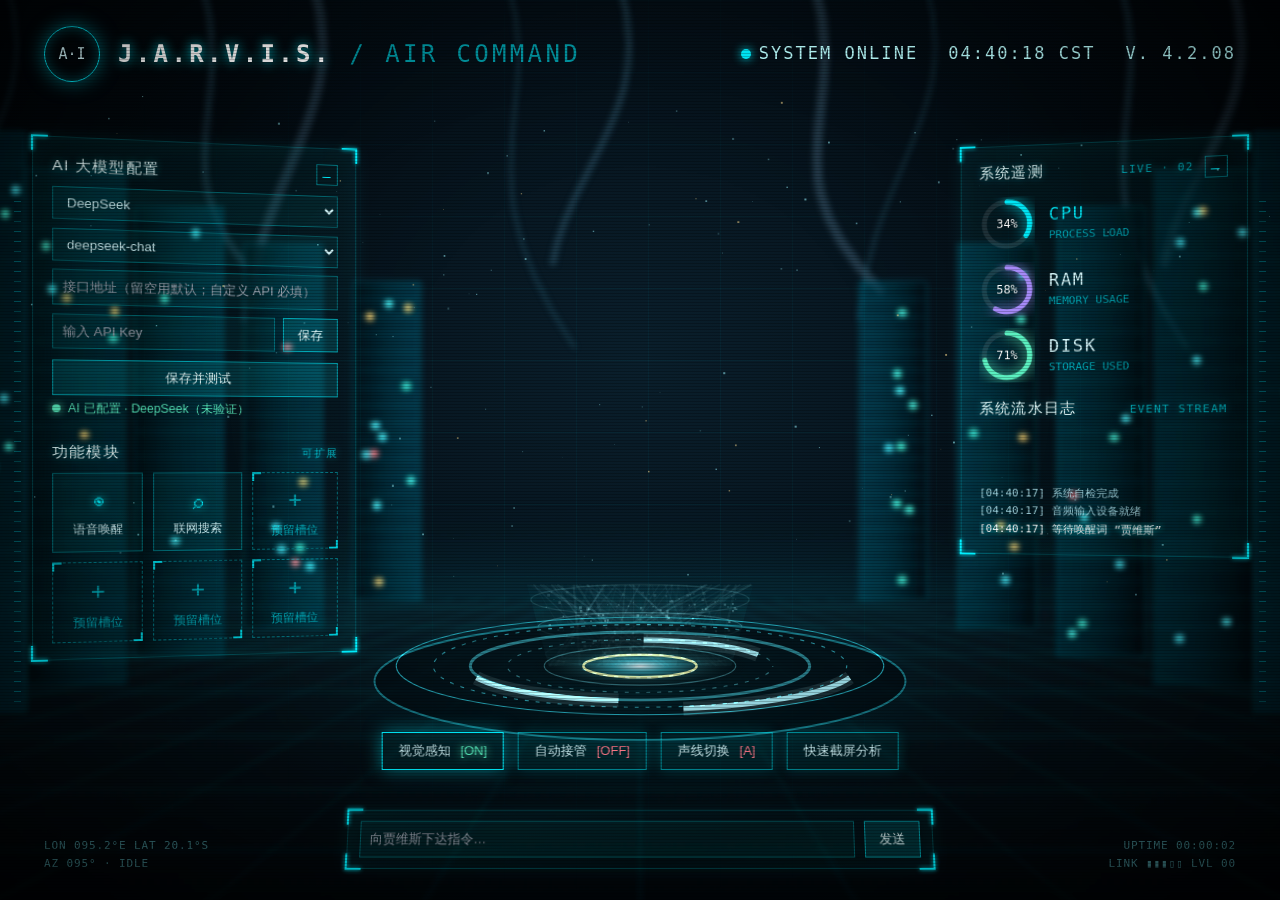
<file: web_fullscreen_ui/index.html>
<!DOCTYPE html>
<html lang="zh-CN">
<head>
<meta charset="UTF-8">
<meta name="viewport" content="width=device-width, initial-scale=1">
<title>J.A.R.V.I.S / AIR COMMAND</title>
<script>window.__JARVIS_ERRORS__=window.__JARVIS_ERRORS__||[];addEventListener("error",function(e){window.__JARVIS_ERRORS__.push(String((e&&e.message)||"error"));});addEventListener("unhandledrejection",function(e){window.__JARVIS_ERRORS__.push(String((e&&e.reason&&e.reason.message)||(e&&e.reason)||"rejection"));});</script>
<style id="tw-preflight">
/*
1. Prevent padding and border from affecting element width. (https://github.com/mozdevs/cssremedy/issues/4)
2. Allow adding a border to an element by just adding a border-width. (https://github.com/tailwindcss/tailwindcss/pull/116)
*/

*,
::before,
::after {
  box-sizing: border-box; /* 1 */
  border-width: 0; /* 2 */
  border-style: solid; /* 2 */
  border-color: currentColor; /* 2 */
}

::before,
::after {
  --tw-content: '';
}

/*
1. Use a consistent sensible line-height in all browsers.
2. Prevent adjustments of font size after orientation changes in iOS.
3. Use a more readable tab size.
4. Use the user's configured `sans` font-family by default.
5. Use the user's configured `sans` font-feature-settings by default.
6. Use the user's configured `sans` font-variation-settings by default.
7. Disable tap highlights on iOS
*/

html,
:host {
  line-height: 1.5; /* 1 */
  -webkit-text-size-adjust: 100%; /* 2 */
  -moz-tab-size: 4; /* 3 */
  tab-size: 4; /* 3 */
  font-family: ui-sans-serif, system-ui, sans-serif, "Apple Color Emoji", "Segoe UI Emoji", "Segoe UI Symbol", "Noto Color Emoji"; /* 4 */
  font-feature-settings: normal; /* 5 */
  font-variation-settings: normal; /* 6 */
  -webkit-tap-highlight-color: transparent; /* 7 */
}

/*
1. Remove the margin in all browsers.
2. Inherit line-height from `html` so users can set them as a class directly on the `html` element.
*/

body {
  margin: 0; /* 1 */
  line-height: inherit; /* 2 */
}

/*
1. Add the correct height in Firefox.
2. Correct the inheritance of border color in Firefox. (https://bugzilla.mozilla.org/show_bug.cgi?id=190655)
3. Ensure horizontal rules are visible by default.
*/

hr {
  height: 0; /* 1 */
  color: inherit; /* 2 */
  border-top-width: 1px; /* 3 */
}

/*
Add the correct text decoration in Chrome, Edge, and Safari.
*/

abbr:where([title]) {
  text-decoration: underline dotted;
}

/*
Remove the default font size and weight for headings.
*/

h1,
h2,
h3,
h4,
h5,
h6 {
  font-size: inherit;
  font-weight: inherit;
}

/*
Reset links to optimize for opt-in styling instead of opt-out.
*/

a {
  color: inherit;
  text-decoration: inherit;
}

/*
Add the correct font weight in Edge and Safari.
*/

b,
strong {
  font-weight: bolder;
}

/*
1. Use the user's configured `mono` font-family by default.
2. Use the user's configured `mono` font-feature-settings by default.
3. Use the user's configured `mono` font-variation-settings by default.
4. Correct the odd `em` font sizing in all browsers.
*/

code,
kbd,
samp,
pre {
  font-family: ui-monospace, SFMono-Regular, Menlo, Monaco, Consolas, "Liberation Mono", "Courier New", monospace; /* 1 */
  font-feature-settings: normal; /* 2 */
  font-variation-settings: normal; /* 3 */
  font-size: 1em; /* 4 */
}

/*
Add the correct font size in all browsers.
*/

small {
  font-size: 80%;
}

/*
Prevent `sub` and `sup` elements from affecting the line height in all browsers.
*/

sub,
sup {
  font-size: 75%;
  line-height: 0;
  position: relative;
  vertical-align: baseline;
}

sub {
  bottom: -0.25em;
}

sup {
  top: -0.5em;
}

/*
1. Remove text indentation from table contents in Chrome and Safari. (https://bugs.chromium.org/p/chromium/issues/detail?id=999088, https://bugs.webkit.org/show_bug.cgi?id=201297)
2. Correct table border color inheritance in all Chrome and Safari. (https://bugs.chromium.org/p/chromium/issues/detail?id=935729, https://bugs.webkit.org/show_bug.cgi?id=195016)
3. Remove gaps between table borders by default.
*/

table {
  text-indent: 0; /* 1 */
  border-color: inherit; /* 2 */
  border-collapse: collapse; /* 3 */
}

/*
1. Change the font styles in all browsers.
2. Remove the margin in Firefox and Safari.
3. Remove default padding in all browsers.
*/

button,
input,
optgroup,
select,
textarea {
  font-family: inherit; /* 1 */
  font-feature-settings: inherit; /* 1 */
  font-variation-settings: inherit; /* 1 */
  font-size: 100%; /* 1 */
  font-weight: inherit; /* 1 */
  line-height: inherit; /* 1 */
  letter-spacing: inherit; /* 1 */
  color: inherit; /* 1 */
  margin: 0; /* 2 */
  padding: 0; /* 3 */
}

/*
Remove the inheritance of text transform in Edge and Firefox.
*/

button,
select {
  text-transform: none;
}

/*
1. Correct the inability to style clickable types in iOS and Safari.
2. Remove default button styles.
*/

button,
input:where([type='button']),
input:where([type='reset']),
input:where([type='submit']) {
  -webkit-appearance: button; /* 1 */
  background-color: transparent; /* 2 */
  background-image: none; /* 2 */
}

/*
Use the modern Firefox focus style for all focusable elements.
*/

:-moz-focusring {
  outline: auto;
}

/*
Remove the additional `:invalid` styles in Firefox. (https://github.com/mozilla/gecko-dev/blob/2f9eacd9d3d995c937b4251a5557d95d494c9be1/layout/style/res/forms.css#L728-L737)
*/

:-moz-ui-invalid {
  box-shadow: none;
}

/*
Add the correct vertical alignment in Chrome and Firefox.
*/

progress {
  vertical-align: baseline;
}

/*
Correct the cursor style of increment and decrement buttons in Safari.
*/

::-webkit-inner-spin-button,
::-webkit-outer-spin-button {
  height: auto;
}

/*
1. Correct the odd appearance in Chrome and Safari.
2. Correct the outline style in Safari.
*/

[type='search'] {
  -webkit-appearance: textfield; /* 1 */
  outline-offset: -2px; /* 2 */
}

/*
Remove the inner padding in Chrome and Safari on macOS.
*/

::-webkit-search-decoration {
  -webkit-appearance: none;
}

/*
1. Correct the inability to style clickable types in iOS and Safari.
2. Change font properties to `inherit` in Safari.
*/

::-webkit-file-upload-button {
  -webkit-appearance: button; /* 1 */
  font: inherit; /* 2 */
}

/*
Add the correct display in Chrome and Safari.
*/

summary {
  display: list-item;
}

/*
Removes the default spacing and border for appropriate elements.
*/

blockquote,
dl,
dd,
h1,
h2,
h3,
h4,
h5,
h6,
hr,
figure,
p,
pre {
  margin: 0;
}

fieldset {
  margin: 0;
  padding: 0;
}

legend {
  padding: 0;
}

ol,
ul,
menu {
  list-style: none;
  margin: 0;
  padding: 0;
}

/*
Reset default styling for dialogs.
*/
dialog {
  padding: 0;
}

/*
Prevent resizing textareas horizontally by default.
*/

textarea {
  resize: vertical;
}

/*
1. Reset the default placeholder opacity in Firefox. (https://github.com/tailwindlabs/tailwindcss/issues/3300)
2. Set the default placeholder color to the user's configured gray 400 color.
*/

input::placeholder,
textarea::placeholder {
  opacity: 1; /* 1 */
  color: #9ca3af; /* 2 */
}

/*
Set the default cursor for buttons.
*/

button,
[role="button"] {
  cursor: pointer;
}

/*
Make sure disabled buttons don't get the pointer cursor.
*/
:disabled {
  cursor: default;
}

/*
1. Make replaced elements `display: block` by default. (https://github.com/mozdevs/cssremedy/issues/14)
2. Add `vertical-align: middle` to align replaced elements more sensibly by default. (https://github.com/jensimmons/cssremedy/issues/14#issuecomment-634934210)
   This can trigger a poorly considered lint error in some tools but is included by design.
*/

img,
svg,
video,
canvas,
audio,
iframe,
embed,
object {
  display: block; /* 1 */
  vertical-align: middle; /* 2 */
}

/*
Constrain images and videos to the parent width and preserve their intrinsic aspect ratio. (https://github.com/mozdevs/cssremedy/issues/14)
*/

img,
video {
  max-width: 100%;
  height: auto;
}

/* Make elements with the HTML hidden attribute stay hidden by default */
[hidden]:where(:not([hidden="until-found"])) {
  display: none;
}

</style>
<style>
:root{--c:0,240,255;--cy:#00f0ff;--vi:#a78bfa;--gr:#5af0c0;--tx:#d8fbff}
html,body{height:100%;margin:0;overflow:hidden;background:#04090f;color:var(--tx);font-family:"Noto Sans SC","PingFang SC","Microsoft YaHei",sans-serif}
body{background:radial-gradient(ellipse at 50% 40%,#0a1f2c 0%,#050f17 55%,#02070c 100%)}
#bg{position:fixed;inset:0;width:100%;height:100%;z-index:0;filter:blur(2.5px) brightness(1.1) saturate(1.1);transform:scale(1.04);will-change:transform}
#fx{position:fixed;inset:0;z-index:0}
#stage{position:fixed;inset:0;z-index:2;perspective:1600px;transform-style:preserve-3d;pointer-events:none}
#rig{position:absolute;inset:0;transform-style:preserve-3d;will-change:transform}
#rig>*{pointer-events:auto}
.mono{font-family:"JetBrains Mono","SF Mono",Consolas,monospace}
/* 光学面板：无实体填充，仅微光渐变 + 描边 + 四角角标 */
.holo{position:absolute;background:linear-gradient(160deg,rgba(var(--c),.06),rgba(var(--c),.015) 60%,rgba(var(--c),.04));border:1px solid rgba(var(--c),.2);box-shadow:0 0 16px rgba(var(--c),.07),inset 0 0 24px rgba(var(--c),.05);padding:16px 18px}
.holo::before{content:"";position:absolute;inset:-2px;pointer-events:none;--k:linear-gradient(var(--cy),var(--cy));
background:var(--k) 0 0/16px 2px no-repeat,var(--k) 0 0/2px 16px no-repeat,var(--k) 100% 0/16px 2px no-repeat,var(--k) 100% 0/2px 16px no-repeat,var(--k) 0 100%/16px 2px no-repeat,var(--k) 0 100%/2px 16px no-repeat,var(--k) 100% 100%/16px 2px no-repeat,var(--k) 100% 100%/2px 16px no-repeat;filter:drop-shadow(0 0 2px var(--cy))}
.ttl{font-size:15px;letter-spacing:.08em;color:#eaffff;text-shadow:0 0 8px rgba(var(--c),.45);margin-bottom:10px;display:flex;justify-content:space-between;align-items:baseline}
.ttl small{font-size:11px;color:rgba(var(--c),.7)}
.fld{width:100%;background:rgba(var(--c),.05);border:1px solid rgba(var(--c),.3);color:var(--tx);padding:7px 9px;font-size:13px;outline:none;min-width:0}
.fld:focus{border-color:var(--cy);box-shadow:0 0 10px rgba(var(--c),.4)}
.fld option{background:#06121b}
.btn{background:rgba(var(--c),.14);border:1px solid rgba(var(--c),.55);color:#eaffff;padding:7px 14px;font-size:13px;cursor:pointer;white-space:nowrap;transition:.15s}
.btn:hover{background:rgba(var(--c),.3);box-shadow:0 0 14px rgba(var(--c),.6)}
.btn:focus-visible,.fld:focus-visible,.slot:focus-visible,.tog:focus-visible{outline:2px solid #fff;outline-offset:2px}
.badge{display:inline-flex;align-items:center;gap:7px;font-size:12px;color:var(--gr)}
.badge i{width:8px;height:8px;border-radius:50%;background:var(--gr);box-shadow:0 0 8px var(--gr)}
.badge.off{color:#ff7a8a}.badge.off i{background:#ff5a70;box-shadow:0 0 8px #ff5a70}
.grid3{display:grid;grid-template-columns:repeat(3,1fr);gap:10px}
.mod,.slot{aspect-ratio:1/.92;display:flex;flex-direction:column;align-items:center;justify-content:center;gap:4px;font-size:12px;cursor:pointer;background:rgba(var(--c),.05);border:1px solid rgba(var(--c),.35);color:var(--tx);transition:.15s;position:relative}
.mod:hover{background:rgba(var(--c),.18);box-shadow:0 0 14px rgba(var(--c),.45)}
.mod b{font-size:20px;font-weight:400;color:var(--cy);text-shadow:0 0 8px var(--cy)}
.slot{border:1px dashed rgba(var(--c),.4);color:rgba(var(--c),.65);background:transparent}
.slot::before,.slot::after{content:"";position:absolute;width:9px;height:9px;border:2px solid var(--cy);opacity:.8}
.slot::before{top:-1px;left:-1px;border-right:0;border-bottom:0}.slot::after{bottom:-1px;right:-1px;border-left:0;border-top:0}
.slot:hover{background:rgba(var(--c),.1);color:#fff}
.slot b{font-size:24px;font-weight:300}
.tel{display:flex;align-items:center;gap:14px;margin:12px 0}
.tel svg{width:56px;height:56px;transform:rotate(-90deg);flex:none}
.tel circle{fill:none;stroke-width:4}
.tel .bg{stroke:rgba(255,255,255,.1)}
.tel .fg{stroke-linecap:round;transition:stroke-dashoffset .8s;filter:drop-shadow(0 0 5px currentColor)}
.tel .v{position:absolute;top:0;left:0;width:56px;text-align:center;font-size:12px;line-height:56px}
.tel .n{font-size:17px;letter-spacing:.1em}.tel .s{font-size:11px;color:rgba(var(--c),.65)}
#log{font-size:11px;line-height:1.65;color:rgba(190,245,255,.85);height:112px;overflow:hidden;display:flex;flex-direction:column;justify-content:flex-end}
#log div{white-space:nowrap;overflow:hidden;text-overflow:ellipsis}
#log div:last-child{color:#fff;text-shadow:0 0 6px var(--cy)}
/* 中央 */
#sub{position:absolute;left:50%;top:38%;transform:translate(-50%,-50%);width:min(760px,56vw);text-align:center;font-size:clamp(20px,2.5vw,36px);font-weight:500;color:#f2ffff;letter-spacing:.04em;line-height:1.4;text-shadow:0 0 10px rgba(var(--c),.55),0 0 26px rgba(var(--c),.3),0 2px 4px #000;pointer-events:none;transition:opacity .3s}
#togs{position:absolute;left:50%;bottom:14.5%;transform:translateX(-50%);display:flex;gap:14px}
.tog{background:rgba(var(--c),.06);border:1px solid rgba(var(--c),.5);color:var(--tx);padding:8px 16px;font-size:13px;cursor:pointer;position:relative;box-shadow:0 0 14px rgba(var(--c),.2);transition:.15s;white-space:nowrap}
.tog:hover{background:rgba(var(--c),.2)}
.tog em{font-style:normal;margin-left:6px;color:#ff7a8a}
.tog.on em{color:var(--gr);text-shadow:0 0 8px var(--gr)}
.tog.on{border-color:var(--cy);box-shadow:0 0 18px rgba(var(--c),.5)}
#cmd{left:50%;bottom:3.5%;width:min(640px,46vw);transform:translateX(-50%) rotateX(16deg);transform-origin:50% 100%;display:flex;gap:10px;padding:10px 12px}
#top{position:fixed;z-index:3;left:0;right:0;top:0;display:flex;align-items:center;justify-content:space-between;padding:26px 44px;pointer-events:none}
.logo{width:56px;height:56px;border-radius:50%;border:1.5px solid var(--cy);display:grid;place-items:center;box-shadow:0 0 20px rgba(var(--c),.5),inset 0 0 14px rgba(var(--c),.3);margin-right:18px}
#pL{width:25%}#pL.collapsed{width:184px}#pR{width:22%}#pR.collapsed{width:176px}
.holo.side{transition:width .35s cubic-bezier(.2,.8,.2,1),padding .35s}
.side .mini{display:none}.side.collapsed{padding:10px 14px}.side.collapsed .full{display:none}.side.collapsed .mini{display:flex}
.mini{align-items:center;justify-content:space-between;gap:10px;font-size:13px;cursor:pointer;white-space:nowrap}
.cbtn{display:grid;place-items:center;background:none;border:1px solid rgba(var(--c),.45);color:var(--cy);width:22px;height:22px;line-height:1;cursor:pointer;font-size:15px;flex:none;padding:0}
.cbtn:hover,.mini:hover .cbtn{background:rgba(var(--c),.25);box-shadow:0 0 10px rgba(var(--c),.5)}
.ttl,.ttl *{white-space:nowrap}.ttl span:last-child{display:flex;align-items:center;gap:10px}
body::after{content:'';position:fixed;inset:0;z-index:5;pointer-events:none;background:repeating-linear-gradient(0deg,rgba(0,0,0,.22) 0 1px,transparent 1px 3px),radial-gradient(ellipse at 50% 45%,transparent 45%,rgba(0,0,0,.45) 100%)}
#grid{position:fixed;inset:0;z-index:0;pointer-events:none;background-image:linear-gradient(rgba(0,240,255,.045) 1px,transparent 1px),linear-gradient(90deg,rgba(0,240,255,.045) 1px,transparent 1px);background-size:72px 72px;-webkit-mask-image:radial-gradient(ellipse at 50% 45%,#000 15%,transparent 72%);mask-image:radial-gradient(ellipse at 50% 45%,#000 15%,transparent 72%)}
.hud{position:fixed;z-index:3;font:11px/1.7 "JetBrains Mono","SF Mono",Consolas,monospace;color:rgba(120,235,245,.5);letter-spacing:.08em;pointer-events:none;animation:bootIn 1s ease-out 3.8s backwards}
#hudL{left:44px;bottom:26px}#hudR{right:44px;bottom:26px;text-align:right}
.edge{position:fixed;z-index:3;top:22%;bottom:22%;width:7px;pointer-events:none;background:repeating-linear-gradient(0deg,rgba(0,240,255,.3) 0 1px,transparent 1px 10px);animation:bootIn 1s ease-out 3.8s backwards}
#eL{left:14px}#eR{right:14px}
@media(max-width:900px){.edge,.hud{display:none}}
@keyframes bootIn{from{opacity:0}to{opacity:1}}
#top{animation:bootIn 1s ease-out .2s backwards}
.holo,#togs{animation:bootIn 1s ease-out backwards}
#pL{animation-delay:2.8s}#pR{animation-delay:3.1s}#togs{animation-delay:3.4s}#cmd{animation-delay:3.7s}
#togs,#cmd{transition:opacity .6s}
body.calm #togs,body.calm #cmd{opacity:0;pointer-events:none}
@media(max-width:900px){.holo.side{display:none}#cmd{width:88vw}#togs{flex-wrap:wrap;width:92vw;justify-content:center}}
@media(prefers-reduced-motion:reduce){#rig{transition:none}}
</style>
</head>
<body>
<canvas id="bg"></canvas>
<div id="grid"></div>
<canvas id="fx"></canvas>

<div id="top" class="mono">
  <div style="display:flex;align-items:center">
    <div class="logo" style="font-size:15px">A·I</div>
    <div style="font-size:24px;letter-spacing:.14em"><b style="color:#fff;text-shadow:0 0 12px var(--cy)">J.A.R.V.I.S.</b> <span style="color:rgba(var(--c),.6)">/ AIR COMMAND</span></div>
  </div>
  <div style="font-size:17px;letter-spacing:.12em;color:#bff;display:flex;gap:30px;align-items:center">
    <span><i style="display:inline-block;width:10px;height:10px;border-radius:50%;background:var(--cy);box-shadow:0 0 10px var(--cy);margin-right:8px"></i><span id="stateTxt">SYSTEM ONLINE</span></span>
    <span id="clock">--:--:--</span><span>V. 4.2.08</span>
  </div>
</div>

<div id="stage"><div id="rig">

  <!-- 左翼 -->
  <section id="pL" class="holo side" style="left:2.5%;top:15%;transform:rotateY(14deg);transform-origin:0 50%">
    <div class="mini" tabindex="0" role="button" aria-label="展开 AI 大模型配置"><span class="badge off" id="miniM"><i></i><span>未连接</span></span><span class="cbtn">+</span></div>
    <div class="full">
    <div class="ttl"><span>AI 大模型配置</span><button class="cbtn" aria-label="收起">–</button></div>
    <select id="provider" class="fld" aria-label="服务商">
      <option>DeepSeek</option>
      <option>通义千问 (Qwen)</option>
      <option>智谱清言 (GLM)</option>
      <option>Moonshot (Kimi)</option>
      <option>Google Gemini</option>
      <option>OpenAI (ChatGPT)</option>
      <option>Anthropic Claude</option>
      <option>自定义 API (OpenAI兼容)</option>
    </select>
    <div style="display:grid;gap:8px;margin:9px 0">
      <select id="aiModel" class="fld" aria-label="模型">
        <option>deepseek-chat</option>
        <option>deepseek-reasoner</option>
      </select>
      <input id="aiModelCustom" type="text" class="fld" placeholder="输入模型名（自定义服务商使用）" autocomplete="off" style="display:none">
      <input id="aiUrl" type="url" class="fld" placeholder="接口地址（留空用默认；自定义 API 必填）" autocomplete="off">
    </div>
    <div style="display:flex;gap:8px;margin:9px 0">
      <input id="apikey" type="password" class="fld" placeholder="输入 API Key" autocomplete="off">
      <button id="save" class="btn">保存</button>
    </div>
    <button id="test" class="btn" style="width:100%;margin-top:2px">保存并测试</button>
    <span id="mstat" class="badge off"><i></i><span>大模型未连接</span></span>
    <div class="ttl" style="margin-top:22px">功能模块 <small>可扩展</small></div>
    <div class="grid3" id="mods">
      <button class="mod" data-k="voice"><b>◉</b>语音唤醒</button>
      <button class="mod" data-k="search"><b>⌕</b>联网搜索</button>
      <button class="slot" data-slot="1"><b>+</b>预留槽位</button>
      <button class="slot" data-slot="2"><b>+</b>预留槽位</button>
      <button class="slot" data-slot="3"><b>+</b>预留槽位</button>
      <button class="slot" data-slot="4"><b>+</b>预留槽位</button>
    </div>
    </div>
  </section>

  <!-- 中央字幕与控制 -->
  <div id="sub">贾维斯已上线，随时待命</div>
  <div id="togs">
    <button class="tog on" data-k="vision">视觉感知 <em>[ON]</em></button>
    <button class="tog" data-k="auto">自动接管 <em>[OFF]</em></button>
    <button class="tog" data-k="voice-style">声线切换 <em>[A]</em></button>
    <button class="tog" data-k="shot">快速截屏分析</button>
  </div>
  <form id="cmd" class="holo" onsubmit="return false">
    <input id="cmdin" class="fld" placeholder="向贾维斯下达指令…" autocomplete="off">
    <button class="btn" id="send">发送</button>
  </form>

  <!-- 右翼 -->
  <section id="pR" class="holo side" style="right:2.5%;top:15%;transform:rotateY(-14deg);transform-origin:100% 50%">
    <div class="mini" tabindex="0" role="button" aria-label="展开系统遥测"><div class="mono" style="display:grid;gap:3px;font-size:12px;line-height:1.3"><span style="color:var(--cy)">CPU <b id="m-cpu" style="color:#fff">0%</b></span><span style="color:var(--vi)">RAM <b id="m-ram" style="color:#fff">0%</b></span><span style="color:var(--gr)">DISK <b id="m-disk" style="color:#fff">0%</b></span></div><span class="cbtn">+</span></div>
    <div class="full">
    <div class="ttl"><span>系统遥测</span><span><small class="mono">LIVE · 02</small><button class="cbtn" aria-label="收起">–</button></span></div>
    <div class="tel" style="color:var(--cy)"><div style="position:relative"><svg viewBox="0 0 44 44"><circle class="bg" cx="22" cy="22" r="18"/><circle class="fg" id="r-cpu" cx="22" cy="22" r="18" stroke="currentColor" stroke-dasharray="113.1" stroke-dashoffset="113.1"/></svg><span class="v mono" id="v-cpu" style="color:#fff">0%</span></div><div><div class="n mono">CPU</div><div class="s mono">PROCESS LOAD</div></div></div>
    <div class="tel" style="color:var(--vi)"><div style="position:relative"><svg viewBox="0 0 44 44"><circle class="bg" cx="22" cy="22" r="18"/><circle class="fg" id="r-ram" cx="22" cy="22" r="18" stroke="currentColor" stroke-dasharray="113.1" stroke-dashoffset="113.1"/></svg><span class="v mono" id="v-ram" style="color:#fff">0%</span></div><div><div class="n mono" style="color:var(--tx)">RAM</div><div class="s mono">MEMORY USAGE</div></div></div>
    <div class="tel" style="color:var(--gr)"><div style="position:relative"><svg viewBox="0 0 44 44"><circle class="bg" cx="22" cy="22" r="18"/><circle class="fg" id="r-disk" cx="22" cy="22" r="18" stroke="currentColor" stroke-dasharray="113.1" stroke-dashoffset="113.1"/></svg><span class="v mono" id="v-disk" style="color:#fff">0%</span></div><div><div class="n mono" style="color:var(--tx)">DISK</div><div class="s mono">STORAGE USED</div></div></div>
    <div class="ttl" style="margin-top:16px">系统流水日志 <small class="mono">EVENT STREAM</small></div>
    <div id="log" class="mono"></div>
    </div>
  </section>

</div></div>

<div class="hud" id="hudL"><div id="h-pos">LON --</div><div id="h-az">AZ --</div></div>
<div class="hud" id="hudR"><div id="h-up">UPTIME --</div><div id="h-link">LINK --</div></div>
<div class="edge" id="eL"></div><div class="edge" id="eR"></div>
<script>
(() => {
const $ = id => document.getElementById(id);
const hue = {idle:186, listening:160, thinking:265, speaking:192};
const stateLabel = {idle:'SYSTEM ONLINE', listening:'LISTENING', thinking:'PROCESSING', speaking:'SPEAKING'};
let state='idle', audio=0, audioT=0, ext=false;
let animating=true,rafId=0,parId=0,lastPaint=0,pageVisible=!document.hidden;

/* ============ Canvas 全息投影 ============ */
const cv=$('fx'), g=cv.getContext('2d');
let W,H,DPR;
function resize(){DPR=Math.min(devicePixelRatio||1,1);W=innerWidth;H=innerHeight;const RS=Math.min(1,1400/W,900/H);cv.width=Math.max(1,Math.round(W*DPR*RS));cv.height=Math.max(1,Math.round(H*DPR*RS));cv.style.width=W+'px';cv.style.height=H+'px';g.setTransform(DPR*RS,0,0,DPR*RS,0,0)}
addEventListener('resize',resize);resize();

/* ============ 虚化机房背景（低分辨率绘制 + CSS 模糊） ============ */
const bgc=$('bg'), bg=bgc.getContext('2d'), st=document.createElement('canvas'), sg=st.getContext('2d');
let leds=[], bw=1, bh=1;
function drawBG(){
  bw=bgc.width=st.width=Math.ceil(W/3);bh=bgc.height=st.height=Math.ceil(H/3);
  sg.setTransform(bw/W,0,0,bh/H,0,0);leds=[];
  const y0=H*.66, cx=W/2;
  // 地面
  let gr=sg.createLinearGradient(0,y0,0,H);gr.addColorStop(0,'rgba(12,34,44,.65)');gr.addColorStop(1,'rgba(2,6,10,.95)');
  sg.fillStyle=gr;sg.fillRect(0,y0,W,H-y0);
  sg.strokeStyle='rgba(0,220,240,.12)';sg.lineWidth=2;
  for(let k=-8;k<=8;k++){sg.beginPath();sg.moveTo(cx+k*W*.02,y0);sg.lineTo(cx+k*W*.17,H);sg.stroke()}
  for(let j=1;j<8;j++){const y=y0+(H-y0)*Math.pow(j/8,1.8);sg.beginPath();sg.moveTo(0,y);sg.lineTo(W,y);sg.stroke()}
  // 后墙微光
  gr=sg.createLinearGradient(0,y0-H*.12,0,y0);gr.addColorStop(0,'transparent');gr.addColorStop(1,'rgba(0,200,230,.1)');
  sg.fillStyle=gr;sg.fillRect(0,y0-H*.12,W,H*.12);
  // 顶部垂挂线缆
  sg.lineCap='round';
  for(let i=0;i<9;i++){const x=W*(.04+i*.115)+(i%2?20:-20);sg.strokeStyle=`rgba(${40+i%3*8},80,98,.6)`;sg.lineWidth=3+i%3*3;
    sg.beginPath();sg.moveTo(x,0);sg.bezierCurveTo(x+W*.03,H*.14,x-W*.04,H*.2,x+(i%2?1:-1)*W*.05,H*.3+i%4*H*.03);sg.stroke()}
  // 机柜（由远及近）
  for(let i=0;i<5;i++)for(const side of[-1,1]){
    const w=W*(.05+i*.008), h=H*(.34+i*.07), x=cx+side*(W*.19+i*W*.078)-w/2, b=y0+i*H*.03, t=b-h;
    gr=sg.createLinearGradient(x,0,x+w,0);gr.addColorStop(side<0?1:0,'rgba(0,80,100,.45)');gr.addColorStop(side<0?0:1,'rgba(4,12,18,.95)');
    sg.fillStyle=gr;sg.fillRect(x,t,w,h);
    sg.strokeStyle='rgba(0,200,230,.26)';sg.lineWidth=1.5;sg.strokeRect(x,t,w,h);
    sg.strokeStyle='rgba(0,200,230,.13)';
    for(let r=1;r<18;r++){const y=t+h*r/18;sg.beginPath();sg.moveTo(x+3,y);sg.lineTo(x+w-3,y);sg.stroke()}
    for(let k=0;k<16;k++)leds.push({x:x+w*(.12+Math.random()*.76),y:t+h*(.05+Math.random()*.9),r:1+Math.random()*4,p:Math.random()*6,th:-.3+Math.random()*.9,
      c:Math.random()<.06?'#ff6a6a':Math.random()<.2?'#ffbe5a':Math.random()<.5?'#5dffd0':'#5ff4ff'});
  }
  // 地面倒影光 + 暗角
  gr=sg.createRadialGradient(cx,H*.76,0,cx,H*.76,W*.3);gr.addColorStop(0,'rgba(0,240,255,.2)');gr.addColorStop(1,'transparent');
  sg.save();sg.translate(cx,H*.76);sg.scale(1,.3);sg.translate(-cx,-H*.76);sg.fillStyle=gr;sg.fillRect(0,H*.76-W*.3,W,W*.6);sg.restore();
  gr=sg.createRadialGradient(cx,H*.45,H*.25,cx,H*.45,Math.max(W,H)*.75);gr.addColorStop(0,'transparent');gr.addColorStop(1,'rgba(0,0,0,.78)');
  sg.fillStyle=gr;sg.fillRect(0,0,W,H);
  tickBG();
}
function tickBG(){if(!animating)return;
  bg.clearRect(0,0,bw,bh);bg.drawImage(st,0,0);bg.globalCompositeOperation='lighter';
  const n=performance.now()/1000,sx=bw/W,sy=bh/H;
  for(const l of leds)if(Math.sin(n*l.r+l.p)>l.th){bg.fillStyle=l.c;bg.globalAlpha=1;bg.fillRect(l.x*sx,l.y*sy,2.2,2.2)}
  bg.globalAlpha=1;bg.globalCompositeOperation='source-over';
}
addEventListener('resize',drawBG);drawBG();setInterval(tickBG,160);

const LM='AAAAAAAAAAAAAAAAAAAAAAAAAAAAAAAAAAAAAAAAAAAAAAAAAAAAAAAAAAAAAAAAAAAAAAAAAAAAAAAAAAAAAAAAAAAAAAAAAAHwAfvAAAAAAAAAAAAAAAAAAAAAAAAx37///+AAAAAGoABAAAAAAAAAAAAAIe8P///wAA8AAAAAA0AAAAAAAAAAAwADw////4AAIAAAAAAHAAAAAAAAAAALivwAf//wAAAAADAAP/wAHIAAAAAADsj38AH/+gAAAAAEAH///OAAAAgBgAAfw3/gB/+gAAAgAMHe///+/9gBAP/7/nbdrwD/+AAAH/Ag7H////////8H//////g8H/gAAAf/6//f////////Mf/////9H4D4A+AA+ev///////////AP/////4A0B4AAAD5/////////////Af1////gHgA4AAAP5///////////LwAHgD///gH0AAAAAG4/////////+AMAABAC///4D+AAAAGCx/////////4A4AAAAB////n/gAAAOCR/////////4A4AAAAAf///3/wAAAbH//////////9AgAAAAAP/////gAAADf//////////9AAAAAAAF////0YAAAB///////////8AAAAAAAD////8EAAAB///v///////5AAAAAAAD////+AAAAB/f5f///////wAAAAAAAD////gAAAAfxnwP///////jgAAAAAAD///+AAAAAPCb3///////+AAAAAAAAD///8AAAAAfCJf//////+ECAAAAAAAB///8AAAAAGDRf///////mMAAAAAAAA///8AAAAAH+Ai///////E8AAAAAAAAf//wAAAAAP/AA///////BgAAAAAAAAP//gAAAAAf/73///////gAAAAAAAAAD/AQAAAAAf//9/f/////gAAAAAAAAAF+AQAAAAB///+/n/////AAAAAAAAAAC+AAAAAAB///+fwH///+AAAAAAAAAAAeAwAAAAD////f/D///8gAAAAAAAAAAeGEAAAAD////v+B/j/AAAAAAAAAAAAPMAwAAAD////n+AfB+gAAAAAAAAAAAD8AAAAAD////34AeBfAgAAAAAAAAAAAPAAAAAH////3gAcAfAgAAAAAAAAAAADAAAAAD////6AAcAfgwAAAAAAAAAAABBwAAAD////8wAMATAIAAAAAAAAAAAAr/AAAB/////gAIASAAAAAAAAAAAAAAH/gAAA/////gACAAAIAAAAAAAAAAAAH/8AAAYH///AAAAsGAAAAAAAAAAAAAH/+AAAAB//+AAAAUOAAAAAAAAAAAAAP/+AAAAB//8AAAAc+gAAAAAAAAAAAAP//gAAAD//4AAAAMeBgAAAAAAAAAAAP//8AAAB//wAAAAGdCuAAAAAAAAAAAf///AAAA//wAAAACAAHgAAAAAAAAAAP///gAAA//wAAAAB4AHggAAAAAAAAAH///AAAAf/wAAAAACIDQIAAAAAAAAAH//+AAAAf/wAAAAAAAAAAAAAAAAAAAD//+AAAA//wgAAAAABxAAAAAAAAAAAD//8AAAA//wgAAAAAHxgBAAAAAAAAAA//8AAAA//zgAAAAAf/gAAAAAAAAAAAf/8AAAA//DgAAAAAf/gAAAAAAAAAAAf/8AAAAf/DAAAAAD//4CAAAAAAAAAAf/wAAAAf/DAAAAAH//4AAAAAAAAAAAf/AAAAAf+DAAAAAH//8AAAAAAAAAAAf/AAAAAP8AAAAAAH//+AAAAAAAAAAA/+AAAAAP8AAAAAAH//+AAAAAAAAAAA/8AAAAAH4AAAAAAD//+AAAAAAAAAAA/8AAAAAHwAAAAAADwf8AAAAAAAAAAA/gAAAAAAAAAAAAACAP4AAAAAAAAAAB/[base64]/8d/AAAAAAAAAAAAkAAAAAAACP/+H//////AAAAAAAAAAA+AAAAIf////+////////AAAAAAAOMKPAAAB///////////////gAAAH/8D//8AAAH//////////////4AAAF/////8AAAP///////////////4AAIf/////gwBwf///////////////4AAAH//////AAD////////////////wAAA///////+f//////////////////A/wH///////////////////////////////////////////////////////////////////////////////////////', _b=atob(LM), MW=180, MH=90;
const isLand=(la,lo)=>{const c=Math.floor((((lo+180)%360)+360)%360/2),r=Math.min(MH-1,Math.max(0,Math.floor((90-la)/2))),i=r*MW+c;return (_b.charCodeAt(i>>3)>>(7-(i&7)))&1};
const N=9000, pts=[], D=180/Math.PI;
for(let i=0;i<N;i++){const y=1-2*(i+.5)/N, r=Math.sqrt(1-y*y), a=i*2.399963, x=Math.cos(a)*r, z=Math.sin(a)*r;
  const la=Math.asin(-y)*D, lo=Math.atan2(x,z)*D, land=!!isLand(la,lo);
  if(!land&&Math.random()>.2)continue;
  const edge=land&&(!isLand(la+4,lo)||!isLand(la-4,lo)||!isLand(la,lo+4)||!isLand(la,lo-4));
  pts.push({sc:1+Math.random()*3.5,x,y,z,land,edge:edge&&Math.random()>.45,s:land?Math.random()*.8+.8:Math.random()*.5+.5})}
const ringsD=[{rot:-.45,a:1.75,b:.52,sp:.55,gold:1},{rot:.6,a:1.6,b:.44,sp:-.42,gold:0},{rot:1.4,a:1.45,b:.38,sp:.33,gold:0}];
const dust=Array.from({length:150},()=>({a:Math.random()*6.28,d:Math.random()**.7*2.8+.6,y:(Math.random()-.5)*2.6,p:Math.random()*6,s:Math.random()*1.6+.5,v:(Math.random()-.5)*.08}));
const sparks=Array.from({length:150},()=>({u:Math.random(),x:Math.random()*2-1,v:Math.random()*.25+.08,s:Math.random()*2+.8}));
const rays=Array.from({length:100},()=>({a:Math.random()*2-1,b:Math.random()*2-1,w:Math.random()*.7+.3,p:Math.random()*6}));

function proj(x,y,z,ay,ax,R,cx,cy){
  let c=Math.cos(ay),s=Math.sin(ay),x1=x*c+z*s,z1=-x*s+z*c;
  c=Math.cos(ax);s=Math.sin(ax);const y1=y*c-z1*s,z2=y*s+z1*c;
  const k=1/(1-z2*.22);return{x:cx+x1*R*k,y:cy+y1*R*k,z:z2,k};
}
const ripples=[];let lastRip=-9;
function toObj(vx,vy,vz,ay,ax){let c=Math.cos(ax),s=Math.sin(ax);const y=vy*c+vz*s,z1=-vy*s+vz*c;c=Math.cos(ay);s=Math.sin(ay);return[vx*c-z1*s,y,vx*s+z1*c]}
const flare=(x,y,len,th,ang,col)=>{g.save();g.translate(x,y);g.rotate(ang);const f=g.createLinearGradient(-len,0,len,0);f.addColorStop(0,'transparent');f.addColorStop(.5,col);f.addColorStop(1,'transparent');g.fillStyle=f;g.fillRect(-len,-th/2,len*2,th);g.restore()};

let bootT=null,lastT=0,hs=186,ang=-1.75,rph=0,pph=0,aph=0;
const P={sc:1,spin:.22,ring:1,pulse:3,beam:1,arc:1,inh:0,scan:0};
const ST={idle:{sc:1,spin:.22,ring:1,pulse:3,beam:1,arc:1,inh:0,scan:0},
  listening:{sc:.93,spin:.32,ring:.8,pulse:2,beam:.85,arc:.7,inh:1,scan:0},
  thinking:{sc:1,spin:.9,ring:3.4,pulse:8,beam:1.05,arc:2.2,inh:0,scan:1},
  speaking:{sc:1.02,spin:.3,ring:1.3,pulse:4,beam:1.1,arc:1.8,inh:0,scan:0}};
function frame(t){
  if(!animating||!pageVisible){rafId=0;lastT=0;return}
  rafId=requestAnimationFrame(frame);
  const frameInterval=state==='idle'?100:(state==='speaking'?33.4:41.7);
  if(t-lastPaint<frameInterval)return;
  lastPaint=t;
  t/=1000;
  if(bootT===null)bootT=location.hash==='#noboot'?-999:t;
  const T=t-bootT, dt=Math.min(.05,Math.max(0,t-lastT));lastT=t;
  const ss=(a,b)=>{const x=Math.max(0,Math.min(1,(T-a)/(b-a)));return x*x*(3-2*x)}, bBase=ss(0,1.3), bB=ss(1,2.5), bS=ss(2,3.8);
  const tg=ST[state];for(const k in tg)P[k]+=(tg[k]-P[k])*.05;
  hs+=(hue[state]-hs)*.08;ang+=dt*P.spin;rph+=dt*P.ring;pph+=dt*P.pulse;aph+=dt*P.arc;
  audio+=(audioT-audio)*.18;
  const breath=Math.sin(t*1.6)*.025+(state==='speaking'&&!ext?Math.abs(Math.sin(t*7))*.12:0);
  const lvl=Math.max(0,audio+breath), h=hs, L=(l,a)=>`hsla(${h},100%,${l}%,${a})`;
  const cx=W/2, cy=H*.38, R=Math.min(W*.17,H*.24)*(1+lvl*.25)*P.sc*(.8+.2*bS);
  const bx=cx, by=H*.74, rx=Math.min(W*.17,260), ry=rx*.2;
  g.clearRect(0,0,W,H);
  g.globalAlpha=.8;g.globalCompositeOperation='lighter';

  // 漂浮星尘
  dust.forEach(d=>{const a=d.a+t*d.v, x=cx+Math.cos(a)*d.d*R*1.15, y=cy+d.y*R*1.05+Math.sin(a*2)*R*.1, tw=.3+.7*Math.abs(Math.sin(t*1.2+d.p));
    g.fillStyle=d.p>5?`rgba(255,220,140,${.7*tw})`:L(80,.7*tw);g.fillRect(x,y,d.s,d.s)});

  // 体积光锥
  g.globalAlpha=Math.min(1,.8*bB*P.beam*(1+lvl*.8));
  const top0=cy+R*.9, top=by-(by-top0)*bB, wTop=R*.95*(.4+.6*bB), wBot=rx*.42;
  let gr=g.createLinearGradient(0,by,0,top);
  gr.addColorStop(0,L(65,.45));gr.addColorStop(.55,L(58,.15));gr.addColorStop(1,L(55,.05));
  g.fillStyle=gr;g.beginPath();g.moveTo(bx-wBot,by);g.lineTo(cx-wTop,top);g.lineTo(cx+wTop,top);g.lineTo(bx+wBot,by);g.fill();
  gr=g.createLinearGradient(0,by,0,top);gr.addColorStop(0,L(85,.32));gr.addColorStop(1,L(70,.03));
  g.fillStyle=gr;g.beginPath();g.moveTo(bx-wBot*.4,by);g.lineTo(cx-wTop*.4,top);g.lineTo(cx+wTop*.4,top);g.lineTo(bx+wBot*.4,by);g.fill();
  rays.forEach(r=>{const f=.5+.5*Math.sin(t*1.7+r.p);g.strokeStyle=L(80,(.05+.2*f)*r.w);g.lineWidth=r.w*2.2;g.beginPath();g.moveTo(bx+r.a*wBot,by);g.lineTo(cx+r.b*wTop,top);g.stroke()});
  for(let i=0;i<3;i++){const u=((t*.22+i/3)%1), y=by-(by-top)*u, w=wBot+(wTop-wBot)*u, a=Math.sin(u*Math.PI);
    g.strokeStyle=L(80,.55*a);g.lineWidth=1.4;g.beginPath();g.ellipse(cx,y,w,w*.14,0,0,Math.PI*2);g.stroke()}
  sparks.forEach(s=>{s.u+=s.v*.006*(1+lvl*3);if(s.u>1){s.u=0;s.x=Math.random()*2-1}
    const u=s.u,y=by-(by-top)*u,x=cx+s.x*(wBot+(wTop-wBot)*u)*.9;g.fillStyle=L(85,.85*Math.sin(u*Math.PI));g.fillRect(x,y,s.s,s.s)});

  // 底座
  g.globalAlpha=.8*bBase;
  g.globalCompositeOperation='source-over';
  g.fillStyle='rgba(4,12,18,.88)';g.beginPath();g.ellipse(bx,by+ry*.35,rx*1.22,ry*1.35,0,0,Math.PI*2);g.fill();
  g.strokeStyle=L(60,.55);g.lineWidth=2;g.stroke();
  g.globalCompositeOperation='lighter';
  for(let i=0;i<6;i++){const k=1.12-i*.17;g.strokeStyle=L(60+i*3,.75-i*.08);g.lineWidth=i===2?3:1.2;
    g.setLineDash(i%2?[4,7]:i===3?[rx*1.4,rx*.5]:[]);g.lineDashOffset=-t*(i%2?-18:24)*(i+1);
    g.beginPath();g.ellipse(bx,by,rx*k,ry*k,0,0,Math.PI*2);g.stroke()}
  g.setLineDash([]);
  for(let i=0;i<3;i++){const a0=aph*(.6+i*.3)*(i%2?-1:1)+i*2.1,k=1-i*.2;
    g.strokeStyle=L(85,.16);g.lineWidth=14;g.beginPath();g.ellipse(bx,by,rx*k,ry*k,0,a0,a0+1.1);g.stroke();
    g.strokeStyle=L(85,.86);g.lineWidth=5;g.beginPath();g.ellipse(bx,by,rx*k,ry*k,0,a0,a0+1.1);g.stroke()}
  g.shadowBlur=0;
  g.strokeStyle='rgba(255,215,120,.9)';g.lineWidth=2.5;g.beginPath();g.ellipse(bx,by,rx*.26,ry*.26,0,0,Math.PI*2);g.stroke();
  gr=g.createRadialGradient(bx,by,0,bx,by,rx*.5);gr.addColorStop(0,'rgba(255,255,255,.95)');gr.addColorStop(.25,L(65,.6));gr.addColorStop(1,'transparent');
  g.fillStyle=gr;g.save();g.translate(bx,by);g.scale(1,.22);g.translate(-bx,-by);g.beginPath();g.arc(bx,by,rx*.5,0,7);g.fill();g.restore();

  // 光晕 + 玻璃球体
  g.globalAlpha=.8*bS;
  gr=g.createRadialGradient(cx,cy,R*.4,cx,cy,R*2);gr.addColorStop(0,L(60,.1+lvl*.2));gr.addColorStop(1,'transparent');
  g.fillStyle=gr;g.beginPath();g.arc(cx,cy,R*2,0,7);g.fill();
  gr=g.createRadialGradient(cx,cy,R*.45,cx,cy,R*1.03);
  gr.addColorStop(0,L(55,.05));gr.addColorStop(.85,L(62,.14));gr.addColorStop(1,L(75,.36));
  g.fillStyle=gr;g.beginPath();g.arc(cx,cy,R*1.03,0,7);g.fill();

  // 聆听：能量向球心收拢；思考：扫描光带
  if(P.inh>.02)for(let i=0;i<3;i++){const u=((t*.5+i/3)%1);g.strokeStyle=L(75,.5*P.inh*Math.sin(u*Math.PI));g.lineWidth=1.2;g.beginPath();g.arc(cx,cy,R*(2.3-1.2*u),0,7);g.stroke()}
  if(P.scan>.02){const sy=cy+Math.sin(t*2.2)*R*.9,sb=g.createLinearGradient(0,sy-12,0,sy+12);sb.addColorStop(0,'transparent');sb.addColorStop(.5,L(85,.5*P.scan));sb.addColorStop(1,'transparent');g.fillStyle=sb;g.fillRect(cx-R*1.05,sy-12,R*2.1,24)}
  // 粒子地球
  const ay=ang, ax=.35;
  const cay=Math.cos(ay),say=Math.sin(ay),cax=Math.cos(ax),sax=Math.sin(ax);
  // 说话时在球面朝向我们的一侧激起水波
  if(lvl>.1&&t-lastRip>Math.max(.2,.6-lvl*.8)){lastRip=t;const vx=Math.random()*1.2-.6,vy=Math.random()*1.2-.6;ripples.push({t0:t,o:toObj(vx,vy,Math.sqrt(1-vx*vx-vy*vy),ay,ax)});if(ripples.length>7)ripples.shift()}
  for(const p of pts){
    let w=lvl*.05*(Math.sin(p.y*10-t*7)+.8*Math.sin(p.x*8+p.z*6-t*5.5)), glow=0;
    for(const rp of ripples){const age=t-rp.t0;if(age>2.4)continue;const th=Math.acos(Math.max(-1,Math.min(1,p.x*rp.o[0]+p.y*rp.o[1]+p.z*rp.o[2]))),dz=(th-age*1.5)/.3,e=Math.exp(-dz*dz)*(1-age/2.4);w+=.13*e*Math.cos(dz*3);glow+=e}
    const k2=(1+w)*(1+(1-bS)*(1-bS)*p.sc), px=p.x*k2, py=p.y*k2, pz=p.z*k2;
    const x1=px*cay+pz*say, z1=-px*say+pz*cay;
    const y1=py*cax-z1*sax, z2=py*sax+z1*cax;
    const pk=1/(1-z2*.22), qx=cx+x1*R*pk, qy=cy+y1*R*pk, d=(z2+1)/2;
    const s=p.s*pk*(1+lvl*.6+glow*.9)*(.6+.6*d);
    if(p.land){g.fillStyle=p.edge?`hsla(46,100%,74%,${.3+.7*d})`:`hsla(${h-6},100%,${72+d*24}%,${.3+.7*d})`}
    else g.fillStyle=L(62,.05+.28*d);
    g.fillRect(qx-s/2,qy-s/2,s,s);
    if(glow>.2){g.fillStyle=`rgba(220,255,255,${Math.min(.9,glow*.8)})`;g.fillRect(qx-s/2,qy-s/2,s,s)}
  }

  // 轨道环（细线 + 辉光 + 轨道光点）
  ringsD.forEach((rg,i)=>{
    g.save();g.translate(cx,cy);g.rotate(rg.rot+Math.sin(t*.25+i)*.1);
    const col=rg.gold?'255,205,110':'150,245,255';
    g.strokeStyle=`rgba(${col},.07)`;g.lineWidth=6;g.beginPath();g.ellipse(0,0,rg.a*R,rg.b*R,0,0,7);g.stroke();
    g.strokeStyle=`rgba(${col},.85)`;g.lineWidth=1;g.beginPath();g.ellipse(0,0,rg.a*R,rg.b*R,0,0,7);g.stroke();
    const an=rph*rg.sp+i*2.1;
    g.lineWidth=9;g.strokeStyle=`rgba(${col},.14)`;
    g.beginPath();g.ellipse(0,0,rg.a*R,rg.b*R,0,Math.min(an,an-.55),Math.max(an,an-.55));g.stroke();
    g.lineWidth=2.4;g.strokeStyle=`rgba(${col},.95)`;
    g.beginPath();g.ellipse(0,0,rg.a*R,rg.b*R,0,Math.min(an,an-.55),Math.max(an,an-.55));g.stroke();
    const px=Math.cos(an)*rg.a*R,py=Math.sin(an)*rg.b*R,pg=g.createRadialGradient(px,py,0,px,py,9);
    pg.addColorStop(0,'rgba(255,255,255,1)');pg.addColorStop(1,'transparent');g.fillStyle=pg;g.beginPath();g.arc(px,py,9,0,7);g.fill();
    if(rg.gold)for(let k=0;k<26;k++){const a=k*.51+t*rg.sp*.3,j=Math.sin(k*7.3)*R*.07;g.fillStyle=`rgba(255,215,130,${.4+.5*Math.abs(Math.sin(t*2+k))})`;g.fillRect(Math.cos(a)*(rg.a*R+j),Math.sin(a)*(rg.b*R+j),1.8,1.8)}
    g.restore();
  });

  // HUD 刻度环
  {const rr=R*1.2;g.save();g.translate(cx,cy);g.rotate(ang*.5);g.strokeStyle=L(75,.3);g.lineWidth=1;g.beginPath();
   for(let i=0;i<120;i++){const a=i/120*Math.PI*2,l=i%10===0?10:i%5===0?6:3;g.moveTo(Math.cos(a)*rr,Math.sin(a)*rr);g.lineTo(Math.cos(a)*(rr+l),Math.sin(a)*(rr+l))}
   g.stroke();g.rotate(-ang*.9);g.setLineDash([2,6]);g.strokeStyle=L(75,.22);g.beginPath();g.arc(0,0,R*1.42,0,7);g.stroke();g.setLineDash([]);
   g.lineWidth=2;g.strokeStyle=L(85,.45);for(let i=0;i<3;i++){const a=i*2.094+t*.3;g.beginPath();g.arc(0,0,R*1.3,a,a+.5);g.stroke()}
   g.restore();
   g.font='10px monospace';g.fillStyle=L(80,.4);
   for(let i=0;i<12;i++){const a=i*Math.PI/6+ang*.5;g.fillText(String(i*30).padStart(3,'0'),cx+Math.cos(a)*(rr+26)-9,cy+Math.sin(a)*(rr+26)+3)}}
  // 核心强光 + 星芒
  const pu=1+.12*Math.sin(pph)+lvl*.6;
  gr=g.createRadialGradient(cx,cy,0,cx,cy,R*.95*pu);
  gr.addColorStop(0,'rgba(255,255,255,.8)');gr.addColorStop(.1,L(85,.5));gr.addColorStop(.4,L(60,.13));gr.addColorStop(1,'transparent');
  g.fillStyle=gr;g.beginPath();g.arc(cx,cy,R*.95*pu,0,7);g.fill();
  flare(cx,cy,R*2.2*pu,2,0,'rgba(255,255,255,.55)');
  flare(cx,cy,R*1.5*pu,1.6,.62,'rgba(255,240,200,.45)');
  flare(cx,cy,R*1.6*pu,1.6,-.9,L(80,.45));
  flare(cx,cy,R*.75*pu,1.4,Math.PI/2,'rgba(255,255,255,.4)');
  // 镜头光斑
  const bkx=cx+R*1.55,bky=cy-R*1.1;
  gr=g.createRadialGradient(bkx,bky,0,bkx,bky,R*.13);gr.addColorStop(0,'rgba(255,190,90,.35)');gr.addColorStop(.8,'rgba(120,255,230,.25)');gr.addColorStop(1,'transparent');
  g.fillStyle=gr;g.beginPath();g.arc(bkx,bky,R*.13,0,7);g.fill();

  // 声波线
  g.strokeStyle=L(72,.85);g.lineWidth=1.6;g.beginPath();
  const wy=by-ry*2.2, ww=Math.min(W*.3,420);
  for(let x=-ww;x<=ww;x+=4){const e=1-Math.abs(x)/ww;const y=wy+Math.sin(x*.05+t*5)*(2+lvl*26)*e;x===-ww?g.moveTo(cx+x,y):g.lineTo(cx+x,y)}
  g.stroke();
}
rafId=requestAnimationFrame(frame);

/* ============ 鼠标微视差 ±3deg ============ */
let tmx=0,tmy=0,cmx=0,cmy=0;
addEventListener('mousemove',e=>{tmx=e.clientX/innerWidth*2-1;tmy=e.clientY/innerHeight*2-1;if(animating&&pageVisible&&!parId)parId=requestAnimationFrame(par)});
function par(){
  if(!animating||!pageVisible){parId=0;return}
  cmx+=(tmx-cmx)*.05;cmy+=(tmy-cmy)*.05;
  if(Math.abs(tmx-cmx)>.0005||Math.abs(tmy-cmy)>.0005){
    $('rig').style.transform=`rotateY(${(cmx*3).toFixed(3)}deg) rotateX(${(-cmy*3).toFixed(3)}deg)`;
    $('bg').style.transform=`translate3d(${(-cmx*10).toFixed(2)}px,${(-cmy*6).toFixed(2)}px,0) scale(1.04)`;
    parId=requestAnimationFrame(par);
  }else{
    parId=0;
  }
}
par();
addEventListener('visibilitychange',()=>{
  pageVisible=!document.hidden;
  if(!pageVisible){
    if(rafId){cancelAnimationFrame(rafId);rafId=0}
    if(parId){cancelAnimationFrame(parId);parId=0}
  }else if(animating){
    lastT=0;lastPaint=0;
    if(!rafId)rafId=requestAnimationFrame(frame);
  }
});

/* 自愈：minimize→restore 之后 WebView2 有时不再派发 visibilitychange，
   pageVisible 会永久停在 false，frame() 每帧开头就 return，画布保留最后一帧=画面卡死。
   这里以 document.hidden 为准做兜底，不依赖事件是否到达。 */
setInterval(()=>{
  const visibleNow=!document.hidden&&document.visibilityState!=='hidden';
  if(visibleNow!==pageVisible){
    pageVisible=visibleNow;
    if(!pageVisible){
      if(rafId){cancelAnimationFrame(rafId);rafId=0}
      if(parId){cancelAnimationFrame(parId);parId=0}
    }
  }
  if(pageVisible&&animating){
    if(!rafId){lastT=0;lastPaint=0;rafId=requestAnimationFrame(frame)}
    if(!parId)parId=requestAnimationFrame(par);
  }
},400);

/* ============ UI 逻辑 ============ */
const clock=()=>$('clock').textContent=new Date().toLocaleTimeString('en-GB')+' CST';
clock();setInterval(clock,1000);
const emit=(n,d)=>dispatchEvent(new CustomEvent('jarvis:'+n,{detail:d}));
const ring=(k,v)=>{v=Math.max(0,Math.min(100,+v||0));$('r-'+k).style.strokeDashoffset=113.1*(1-v/100);$('v-'+k).textContent=$('m-'+k).textContent=Math.round(v)+'%'};
const logEl=$('log');
function addLog(line){
  const d=document.createElement('div');d.textContent='['+new Date().toLocaleTimeString('en-GB')+'] '+line;
  logEl.appendChild(d);while(logEl.children.length>7)logEl.firstChild.remove();
}
function setModelStatus(ok,name){
  const b=$('mstat');b.className='badge'+(ok?'':' off');
  b.lastChild.textContent=ok?`AI 已配置${name?' · '+name:''}（未验证）`:'AI 未配置';
  const m=$('miniM');m.className='badge'+(ok?'':' off');m.lastChild.textContent=ok?(name||'已配置'):'未配置';
}
let typTimer=null,outTimer=null,outQueue=[],outToken=0;
function splitOutput(text){
  const raw=String(text||'').replace(/[\r\n\t]+/g,' ').replace(/\s+/g,' ').trim();
  if(!raw)return [];
  const parts=raw.split(/(?<=[。！？!?；;])(?![”’」』])/)
    .flatMap(s=>s.split(/(?<=[。！？!?；;][”’」』])/))
    .map(s=>s.trim()).filter(Boolean);
  const out=[];
  for(const p of parts){
    if(p.length<=56){out.push(p);continue}
    let rest=p;
    while(rest.length>56){
      let cut=Math.max(rest.lastIndexOf('，',56),rest.lastIndexOf(',',56),rest.lastIndexOf('、',56),rest.lastIndexOf('：',56));
      if(cut<28)cut=56;
      out.push(rest.slice(0,cut+1).trim());
      rest=rest.slice(cut+1).trim();
    }
    if(rest)out.push(rest);
  }
  if(out.length>1&&out[out.length-1].length<3)out[out.length-2]+=out.pop();
  return out;
}
function typeText(text,token){
  token=(token==null)?outToken:token;
  clearTimeout(typTimer);
  const s=$('sub');
  s.style.opacity='1';
  // 字幕必须跟语音同步：整句立即出现，不再逐字打字拖慢半秒以上。
  s.textContent=String(text||'');
}
function clearOutput(token){
  token=(token==null)?outToken:token;
  if(token!==outToken)return;
  clearTimeout(outTimer);clearTimeout(typTimer);outQueue=[];
  const s=$('sub');s.style.opacity='0';
  outTimer=setTimeout(()=>{if(token===outToken){s.textContent='';s.style.opacity='1'}},300);
}
function showNextOutput(){
  clearTimeout(outTimer);clearTimeout(typTimer);
  if(!outQueue.length)return;
  const token=outToken;
  const sentence=outQueue.shift();
  typeText(sentence,token);
  if(outQueue.length){
    outTimer=setTimeout(showNextOutput,Math.max(2800,Math.min(7000,sentence.length*80+900)));
  }else{
    // 最后一句由 Python 在 TTS 播完后清空；这里留足 7 秒兜底，避免字幕永远挂着。
    outTimer=setTimeout(()=>clearOutput(token),Math.max(7000,Math.min(14000,sentence.length*120+3000)));
  }
}
function setOutput(text){
  wake();
  const parts=splitOutput(text);
  outToken++;clearTimeout(outTimer);clearTimeout(typTimer);
  outQueue=parts;
  if(!parts.length){clearOutput(outToken);return}
  $('sub').style.opacity='1';
  showNextOutput();
}
function setState(s){if(!hue[s])return;if(s!=='idle')wake();state=s;$('stateTxt').textContent=stateLabel[s]}
function setAudioLevel(v){audioT=Math.max(0,Math.min(1,+v||0));if(audioT>.12)wake()}
function setTelemetry(o={}){['cpu','ram','disk'].forEach(k=>{if(o[k]!=null)ring(k,o[k])})}

$('save').onclick=()=>{
  const btn=$('save');
  if(btn.disabled)return;
  const d={
    provider:$('provider').value,
    model:getModelValue(),
    url:$('aiUrl').value.trim(),
    apiKey:$('apikey').value
  };
  btn.disabled=true;btn.textContent='保存中…';
  addLog('模型配置已提交: '+d.provider);emit('saveModel',d);
  setTimeout(()=>{btn.disabled=false;btn.textContent='保存'},1500);
};
$('test').onclick=()=>{
  const btn=$('test');
  if(btn.disabled)return;
  const d={
    provider:$('provider').value,
    model:getModelValue(),
    url:$('aiUrl').value.trim(),
    apiKey:$('apikey').value
  };
  btn.disabled=true;btn.textContent='测试连接中，请稍候…';
  addLog('保存并测试 AI 连接…');emit('testModel',d);
  // 测试请求有 25s 超时，30s 后恢复按钮作为兜底
  setTimeout(()=>{btn.disabled=false;btn.textContent='保存并测试'},30000);
};

/* ============ 模型下拉：清单来自后端 LLM_PROVIDERS，按服务商自动切换 ============ */
let providerModels = {
  "DeepSeek": ["deepseek-chat", "deepseek-flash", "deepseek-v4-pro", "deepseek-reasoner"],
  "通义千问 (Qwen)": ["qwen3.7-plus", "qwen3.8-flash", "qwen3.8-max-0902", "qwen3.7-flash", "qwen4-max-preview", "qwen-plus"],
  "智谱清言 (GLM)": ["glm-5.3-flash", "glm-5.3", "glm-5.2", "glm-4.7", "glm-4.5-flash"],
  "Moonshot (Kimi)": ["kimi-k3", "kimi-k2.6", "kimi-k3.1-pro", "kimi-k3.1-pro-highspeed", "kimi-k2.7-code"],
  "Google Gemini": ["gemini-3.1-pro-preview", "gemini-3-flash-preview", "gemini-3.5-flash", "gemini-2.5-flash", "gemini-2.5-pro"],
  "OpenAI (ChatGPT)": ["gpt-5.2", "gpt-5.2-chat", "gpt-5.3-codex", "gpt-5.1", "gpt-4o-mini"],
  "Anthropic Claude": ["claude-sonnet-5-5", "claude-opus-5-5", "claude-haiku-5-5", "claude-fable-5-2", "claude-sonnet-4-6"],
  "自定义 API (OpenAI兼容)": []
};
window.__jarvisSetProviderModels = m => {
  if (m && typeof m === 'object') {
    Object.assign(providerModels, m);
  }
};
function syncModelSelect(selected){
  const sel=$('aiModel'),custom=$('aiModelCustom');
  if(!sel||!custom)return;
  const provider=$('provider').value;
  const list=Array.isArray(providerModels[provider])?providerModels[provider].slice():[];
  const isCustomProvider=provider==='自定义 API (OpenAI兼容)';
  sel.innerHTML='';
  if(isCustomProvider){
    sel.style.display='none';
    custom.style.display='';
    if(selected)custom.value=String(selected);
    return;
  }
  sel.style.display='';
  custom.style.display='none';
  const values=list.map(String).filter(Boolean);
  const current=String(selected||'').trim();
  if(current&&current!=='__custom__'&&!values.includes(current))values.push(current);
  values.forEach(m=>{const o=document.createElement('option');o.value=o.textContent=m;sel.appendChild(o)});
  const other=document.createElement('option');
  other.value='__custom__';other.textContent='其他模型（手动输入）';
  sel.appendChild(other);
  let want=current;
  if(!want||![...sel.options].some(o=>o.value===want))want=values[0]||'__custom__';
  sel.value=want;
  if(want==='__custom__'){
    custom.style.display='';
    custom.value=current&&current!=='__custom__'?current:'';
  }
}
function getModelValue(){
  const provider=$('provider').value;
  const sel=$('aiModel'),custom=$('aiModelCustom');
  if(provider==='自定义 API (OpenAI兼容)')return custom?custom.value.trim():'';
  if(sel&&sel.value==='__custom__')return custom?custom.value.trim():'';
  return sel?sel.value.trim():'';
}
window.__jarvisSyncModelSelect=syncModelSelect;
$('provider').addEventListener('change',()=>syncModelSelect(''));
$('aiModel').addEventListener('change',()=>{
  const custom=$('aiModelCustom'),sel=$('aiModel');
  if(!custom||!sel)return;
  custom.style.display=sel.value==='__custom__'?'':'none';
  if(sel.value==='__custom__')custom.focus();
});
document.querySelectorAll('.slot').forEach(b=>b.onclick=()=>{addLog('预留槽位 #'+b.dataset.slot+' 被点击');emit('slot',{index:+b.dataset.slot})});
let mic=null;
async function toggleMic(){
  if(mic){clearInterval(mic.iv);mic.stream.getTracks().forEach(t=>t.stop());mic.ctx.close();mic=null;setAudioLevel(0);setState('idle');addLog('麦克风已关闭');return}
  try{const stream=await navigator.mediaDevices.getUserMedia({audio:true}),ctx=new AudioContext(),an=ctx.createAnalyser();an.fftSize=512;
    ctx.createMediaStreamSource(stream).connect(an);const buf=new Uint8Array(an.fftSize);
    const iv=setInterval(()=>{an.getByteTimeDomainData(buf);let sum=0;for(const v of buf){const x=(v-128)/128;sum+=x*x}
      const lv=Math.min(1,Math.sqrt(sum/buf.length)*5);ext=true;setAudioLevel(lv);setState(lv>.08?'speaking':'listening')},50);
    mic={stream,ctx,iv};setState('listening');addLog('麦克风已开启')}
  catch(e){addLog('无法访问麦克风')}
}
document.querySelectorAll('.mod').forEach(b=>b.onclick=()=>{addLog('模块触发: '+b.textContent);emit('module',{key:b.dataset.k});if(b.dataset.k==='voice')toggleMic()});
const voices=['A','B','C'];let vi=0;
document.querySelectorAll('.tog').forEach(b=>b.onclick=()=>{
  const k=b.dataset.k,em=b.querySelector('em');let d={key:k};
  if(k==='vision'||k==='auto'){const on=b.classList.toggle('on');em.textContent=on?'[ON]':'[OFF]';d.on=on}
  else if(k==='voice-style'){vi=(vi+1)%3;em.textContent='['+voices[vi]+']';d.voice=voices[vi]}
  addLog('开关: '+b.textContent.trim());emit('toggle',d);
});
$('cmd').addEventListener('submit',e=>e.preventDefault());
function sendCmd(){const v=$('cmdin').value.trim();if(!v)return;addLog('指令: '+v);emit('command',{text:v});$('cmdin').value=''}
$('send').onclick=sendCmd;
$('cmdin').addEventListener('keydown',e=>{if(e.key==='Enter')sendCmd()});

/* HUD 读数：经纬度取自球体当前正对我们的位置 */
const pad=n=>String(Math.floor(n)).padStart(2,'0');
setInterval(()=>{
  const deg=-ang*180/Math.PI, lon=(((deg+180)%360)+360)%360-180, up=performance.now()/1000;
  $('h-pos').textContent=`LON ${Math.abs(lon).toFixed(1).padStart(5,'0')}°${lon<0?'W':'E'}  LAT 20.1°S`;
  $('h-az').textContent=`AZ ${String(Math.floor(((deg%360)+360)%360)).padStart(3,'0')}° · ${state.toUpperCase()}`;
  $('h-up').textContent=`UPTIME ${pad(up/3600)}:${pad(up/60%60)}:${pad(up%60)}`;
  const k=Math.min(5,Math.round(3+audio*3));
  $('h-link').textContent=`LINK ${'▮'.repeat(k)}${'▯'.repeat(5-k)} LVL ${pad(audio*99)}`;
},200);

/* 沉浸模式：空闲 15 秒后面板自动收起并冻结 Canvas；有操作、声音或状态变化时恢复 */
let calm=false,lastAct=performance.now(),autoCol=[];
function wake(){lastAct=performance.now();if(window.JarvisHUD)window.JarvisHUD.setAnimating(true);if(!calm)return;calm=false;document.body.classList.remove('calm');autoCol.forEach(id=>$(id).classList.remove('collapsed'));autoCol=[];}
function enterCalm(){if(calm)return;calm=true;document.body.classList.add('calm');['pL','pR'].forEach(id=>{const p=$(id);if(!p.classList.contains('collapsed')){p.classList.add('collapsed');autoCol.push(id)}});if(window.JarvisHUD)window.JarvisHUD.setAnimating(false)}
['pointerdown','keydown','mousemove','touchstart'].forEach(ev=>addEventListener(ev,wake,{passive:true}));
setInterval(()=>{if(!calm&&state==='idle'&&performance.now()-lastAct>15000)enterCalm()},1000);
$('sub').textContent='';setTimeout(()=>setOutput('贾维斯已上线，随时待命'),location.hash==='#noboot'?0:3500);

/* 面板收起 / 展开 */
const setCol=(id,c)=>{$(id).classList.toggle('collapsed',c);try{localStorage.setItem('jv-'+id,c?1:0)}catch(e){}};
try{['pL','pR'].forEach(id=>{if(localStorage.getItem('jv-'+id)==='1')$(id).classList.add('collapsed')})}catch(e){}
document.querySelectorAll('.full .cbtn').forEach(b=>b.onclick=()=>setCol(b.closest('.side').id,true));
document.querySelectorAll('.mini').forEach(m=>{const f=()=>setCol(m.closest('.side').id,false);m.onclick=f;m.onkeydown=e=>{if(e.key==='Enter'||e.key===' '){e.preventDefault();f()}}});

/* ============ 对外接口 ============ */
window.JarvisUI={
  setState:s=>{ext=true;setState(s)},
  setAudioLevel:v=>{ext=true;setAudioLevel(v)},
  setOutput,
  clearOutput,
  setTelemetry:o=>{ext=true;setTelemetry(o)},
  setModelStatus,
  addLog,
  wake,calm:on=>on?enterCalm():wake(),
  collapsePanel:(n,c)=>setCol(n==='right'?'pR':'pL',c!==false),
  setAnimating:on=>{
    const next=!!on;
    if(next===animating)return;
    animating=next;
    if(next){
      lastT=0;lastPaint=0;
      if(pageVisible){
        if(!rafId)rafId=requestAnimationFrame(frame);
        if(!parId)parId=requestAnimationFrame(par);
      }
    }else{
      if(rafId){cancelAnimationFrame(rafId);rafId=0}
      if(parId){cancelAnimationFrame(parId);parId=0}
    }
  },
  getAnimating:()=>animating,
  setVoiceStyle:v=>{
    const i=voices.indexOf(v);
    if(i<0)return;
    vi=i;
    const b=document.querySelector('.tog[data-k=voice-style] em');
    if(b)b.textContent='['+v+']';
  }
};

/* 演示数据：一旦后端调用接口（ext=true）即自动停止 */
setTelemetry({cpu:34,ram:58,disk:71});setModelStatus(true,'DeepSeek');
syncModelSelect('deepseek-chat');
['系统自检完成','音频输入设备就绪','等待唤醒词 “贾维斯”'].forEach(addLog);
setInterval(()=>{if(ext)return;setTelemetry({cpu:30+Math.random()*20,ram:56+Math.random()*6,disk:71})},2200);
})();
</script>

<script>
/* ===== J.A.R.V.I.S. 安全桥接适配层（不改任何视觉 CSS） ===== */
(() => {
  'use strict';
  const UI = window.JarvisUI;
  if (!UI) return;
  const errors = window.__JARVIS_ERRORS__ = window.__JARVIS_ERRORS__ || [];
  const stateMap = {IDLE:'idle', LISTENING:'listening', PERCEIVING:'thinking',
                    THINKING:'thinking', ACTING:'speaking', GUARD:'thinking'};
  const voiceMap = {
    A:{tts_voice:'云希', robot_voice:false},
    B:{tts_voice:'云扬', robot_voice:false},
    C:{robot_voice:true},
  };
  const apiQueue = [];
  let reported = false, lastOutput = '', lastGuard = '', lastConfigKey = '';
  let guardButtons = null, guardKey = null, readyTimer = 0;

  function callApi(name, ...args) {
    const api = window.pywebview && window.pywebview.api;
    if (api && typeof api[name] === 'function') {
      // pywebview JS→Python 调用是同步阻塞 WebView2 UI 线程的；
      // 用 setTimeout(0) 解耦，让调用不卡住页面交互和 evaluate_js 推送。
      return new Promise(resolve => {
        setTimeout(() => {
          try { resolve(api[name](...args)); }
          catch (e) { errors.push(String(e && e.message || e)); resolve(false); }
        }, 0);
      });
    }
    return new Promise(resolve => apiQueue.push({name, args, resolve}));
  }

  function flushQueue() {
    const api = window.pywebview && window.pywebview.api;
    if (!api) return;
    while (apiQueue.length) {
      const item = apiQueue.shift();
      try { item.resolve(api[item.name](...item.args)); }
      catch (e) { errors.push(String(e && e.message || e)); }
    }
  }

  function reportReady() {
    if (reported) return true;
    const api = window.pywebview && window.pywebview.api;
    if (!api || typeof api.report !== 'function') return false;
    try {
      api.report({bridge:'JarvisHUD', width:innerWidth, height:innerHeight,
                  dpr:devicePixelRatio || 1, state:'loaded'});
    } catch (e) {
      errors.push(String(e && e.message || e));
      return false;
    }
    reported = true;
    if (readyTimer) { clearInterval(readyTimer); readyTimer = 0; }
    UI.addLog('UI 桥接已就绪');
    dispatchEvent(new CustomEvent('jarvis:loaded', {detail:{
      width:innerWidth, height:innerHeight, dpr:devicePixelRatio || 1
    }}));
    flushQueue();
    return true;
  }

  function scheduleReady() {
    if (reportReady()) return;
    if (readyTimer) return;
    let n = 0;
    readyTimer = setInterval(() => {
      n++;
      if (reportReady() || n >= 20) { clearInterval(readyTimer); readyTimer = 0; }
    }, 250);
  }

  addEventListener('pywebviewready', scheduleReady);
  addEventListener('load', () => setTimeout(scheduleReady, 0));
  setTimeout(scheduleReady, 0);

  function setToggle(key, on) {
    const b = document.querySelector('.tog[data-k="' + key + '"]');
    if (!b) return;
    const em = b.querySelector('em');
    if (em) em.textContent = on ? '[ON]' : '[OFF]';
    b.classList.toggle('on', !!on);
  }

  function populateProviders(list, models) {
    if (models && window.__jarvisSetProviderModels) window.__jarvisSetProviderModels(models);
    if (!Array.isArray(list) || !list.length) return;
    const sel = document.getElementById('provider');
    if (!sel) return;
    const current = sel.value;
    sel.innerHTML = '';
    list.forEach(p => {
      const o = document.createElement('option');
      o.textContent = String(p);
      sel.appendChild(o);
    });
    if (list.map(String).includes(current)) sel.value = current;
    if (window.__jarvisSyncModelSelect) window.__jarvisSyncModelSelect(current);
  }

  function applyConfig(cfg) {
    if (!cfg || typeof cfg !== 'object') return;
    const keySet = !!(cfg.api_key || cfg.api_key_set);
    const key = JSON.stringify([cfg.ai_provider, cfg.ai_model, cfg.ai_url, cfg.tts_voice, cfg.robot_voice,
      cfg.vision_enabled, cfg.always_listen, keySet, cfg.api_key_hint, cfg.providers]);
    if (key === lastConfigKey) return;
    lastConfigKey = key;
    if (cfg.providers) populateProviders(cfg.providers, cfg.provider_models);
    if (cfg.ai_provider) {
      const sel = document.getElementById('provider');
      if (sel && [...sel.options].some(o => o.value === cfg.ai_provider)) sel.value = cfg.ai_provider;
    }
    if (window.__jarvisSyncModelSelect) window.__jarvisSyncModelSelect(cfg.ai_model);
    const url = document.getElementById('aiUrl');
    if (url) url.value = String(cfg.ai_url || '');
    if ('vision_enabled' in cfg) setToggle('vision', !!cfg.vision_enabled);
    if ('always_listen' in cfg) setToggle('auto', !!cfg.always_listen);
    if ('tts_voice' in cfg || 'robot_voice' in cfg) {
      const style = cfg.robot_voice ? 'C' : (String(cfg.tts_voice) === '云扬' ? 'B' : 'A');
      if (UI.setVoiceStyle) UI.setVoiceStyle(style);
    }
    UI.setModelStatus(keySet, cfg.ai_provider || '');
    const ak = document.getElementById('apikey');
    if (ak) {
      // 密钥明文不进页面, 但要把"已保存的是哪一把"写出来, 否则用户看到空框会以为没存住
      const hint = String(cfg.api_key_hint || '');
      ak.placeholder = keySet
        ? (hint && hint !== '未配置' ? `已保存 ${hint} · 留空保持不变` : '已配置 · 留空保持不变')
        : '输入 API Key';
    }
  }

  function clearGuard(reset) {
    if (guardButtons) {
      guardButtons.forEach(b => b.remove());
      guardButtons = null;
    }
    document.querySelectorAll('.tog[data-k]').forEach(b => { b.style.display = ''; });
    if (guardKey) { removeEventListener('keydown', guardKey, true); guardKey = null; }
    if (reset) lastGuard = '';
  }

  function resolveGuard(ok) {
    callApi('resolve_guard', !!ok);
    UI.addLog(ok ? 'GUARD 用户确认执行' : 'GUARD 用户取消执行');
    clearGuard(false);
  }

  function handleGuard(guard) {
    if (!guard || !guard.desc) { if (lastGuard) clearGuard(true); return; }
    const desc = String(guard.desc);
    if (desc === lastGuard) return;
    lastGuard = desc;
    UI.setOutput('⚠ 高危操作待确认：' + desc + '。请选择确认或取消。');
    UI.addLog('GUARD  ' + desc);
    if (guardButtons) return;
    const togs = document.getElementById('togs');
    if (!togs) return;
    document.querySelectorAll('.tog[data-k]').forEach(b => { b.style.display = 'none'; });
    const yes = document.createElement('button');
    yes.type = 'button';
    yes.className = 'tog on';
    yes.textContent = '确认执行 [Y]';
    yes.onclick = () => resolveGuard(true);
    const no = document.createElement('button');
    no.type = 'button';
    no.className = 'tog';
    no.textContent = '取消 [N]';
    no.onclick = () => resolveGuard(false);
    togs.appendChild(yes);
    togs.appendChild(no);
    guardButtons = [yes, no];
    guardKey = e => {
      const k = String(e.key || '').toLowerCase();
      if (!lastGuard || (k !== 'y' && k !== 'n')) return;
      e.preventDefault();
      resolveGuard(k === 'y');
    };
    addEventListener('keydown', guardKey, true);
  }

  function update(payload) {
    payload = payload || {};
    const snap = payload.snap || {};
    if (snap.state) {
      UI.setState(stateMap[String(snap.state).toUpperCase()] || (snap.speaking ? 'speaking' : 'idle'));
    }
    if (snap.level != null) UI.setAudioLevel(snap.level);
    const snapSub = String(snap.subtitle || '').trim();
    const out = snapSub || ((typeof payload.output === 'string' && payload.output.trim())
      ? payload.output : '');
    if (out && out !== lastOutput) { lastOutput = out; UI.setOutput(out); }
    else if (!out && lastOutput) { lastOutput = ''; UI.clearOutput(); }
    const m = payload.metrics || {};
    if (m.cpu != null || m.memory != null || m.ram != null || m.disk != null) {
      UI.setTelemetry({cpu:m.cpu, ram:(m.memory !== undefined ? m.memory : m.ram), disk:m.disk});
    }
    applyConfig(payload.config);
    (payload.logs || []).forEach(line => { if (line) UI.addLog(String(line)); });
    if (payload.notice && payload.notice.message) {
      UI.addLog((payload.notice.ok === false ? '错误: ' : '') + payload.notice.message);
      // 收到测试结果后恢复测试按钮
      const testBtn = document.getElementById('test');
      if (testBtn && testBtn.disabled) { testBtn.disabled = false; testBtn.textContent = '保存并测试'; }
      const saveBtn = document.getElementById('save');
      if (saveBtn && saveBtn.disabled) { saveBtn.disabled = false; saveBtn.textContent = '保存'; }
    }
    handleGuard(snap.guard);
  }

  window.JarvisHUD = {
    update,
    setAnimating:on => UI.setAnimating ? UI.setAnimating(on) : null,
    ready:scheduleReady,
    getDiagnostics:() => ({
      errors:errors.slice(-20), reported, lastOutput, lastGuard,
      apiReady:!!(window.pywebview && window.pywebview.api),
      animating:UI.getAnimating ? UI.getAnimating() : null
    })
  };

  addEventListener('jarvis:command', e => {
    const text = String((e.detail && e.detail.text) || '').trim();
    if (text) callApi('command', text);
  });
  addEventListener('jarvis:saveModel', e => {
    const d = e.detail || {};
    const patch = {
      ai_provider:String(d.provider || ''),
      ai_model:String(d.model || ''),
      ai_url:String(d.url || '')
    };
    const key = String(d.apiKey || '').trim();
    if (key) patch.api_key = key;
    callApi('save_config', patch);
  });
  addEventListener('jarvis:testModel', e => {
    const d = e.detail || {};
    const patch = {
      ai_provider:String(d.provider || ''),
      ai_model:String(d.model || ''),
      ai_url:String(d.url || '')
    };
    const key = String(d.apiKey || '').trim();
    if (key) patch.api_key = key;
    callApi('test_llm', patch);
  });
  addEventListener('jarvis:toggle', e => {
    const d = e.detail || {};
    if (d.key === 'vision') callApi('save_config', {vision_enabled:!!d.on});
    else if (d.key === 'auto') callApi('save_config', {always_listen:!!d.on});
    else if (d.key === 'voice-style') callApi('save_config', voiceMap[d.voice] || {});
    else if (d.key === 'shot') callApi('command', '截图');
  });
  addEventListener('keydown', e => {
    if (String(e.key || '') !== 'Escape') return;
    e.preventDefault();
    if (lastGuard) { resolveGuard(false); return; }
    UI.addLog('ESC 收起为灵动岛');
    callApi('collapse');
  }, true);
})();
</script>

</body>
</html>
</file>
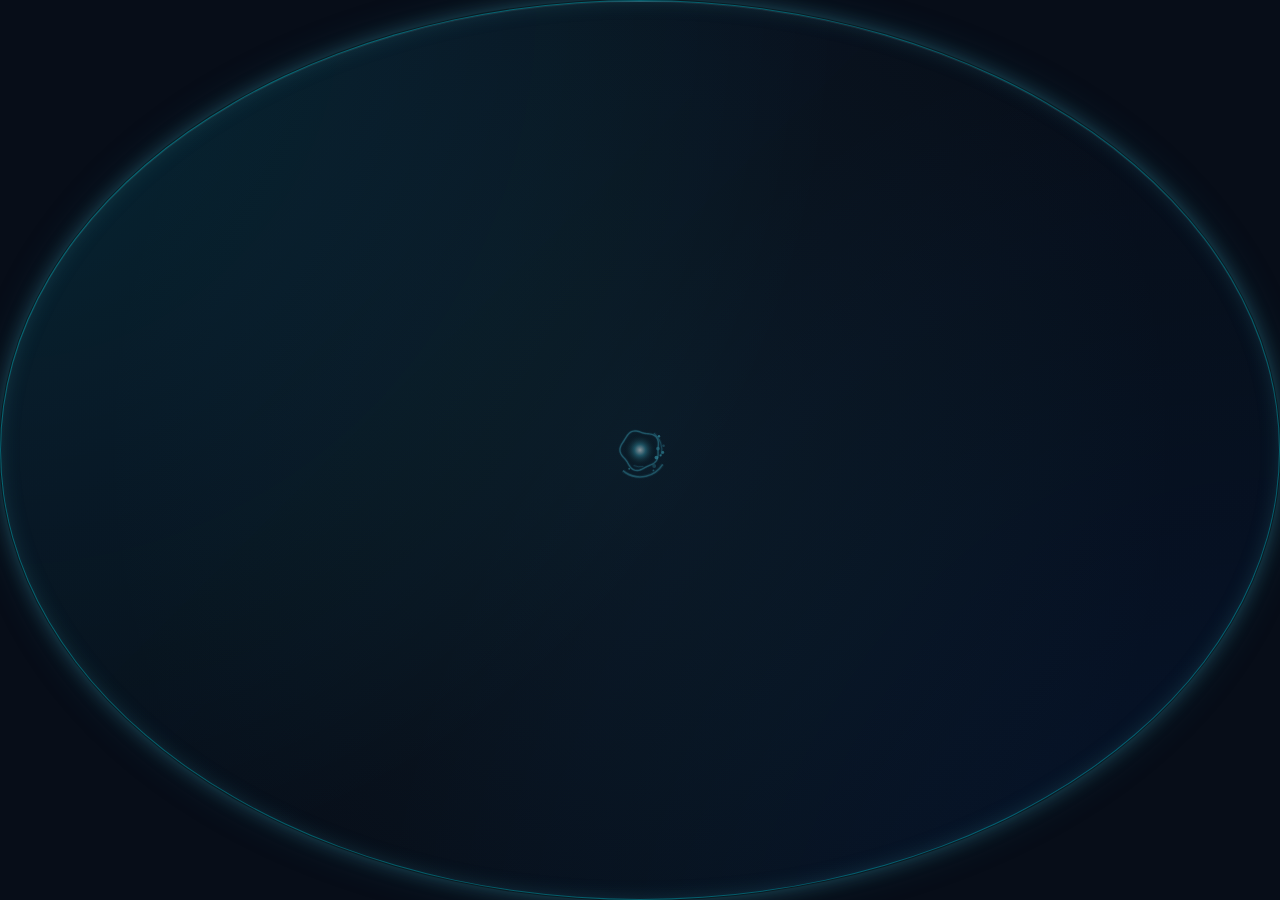
<file: web_ui/index.html>
<!DOCTYPE html>
<html lang="zh-CN">
<head>
<meta charset="utf-8">
<meta name="viewport" content="width=device-width, initial-scale=1">
<title>Jarvis Capsule</title>
<link rel="stylesheet" href="style.css">
</head>
<body data-state="IDLE">

  <!-- 外框: 切角 + 流光边框 -->
  <div class="shell" id="shell">
    <div class="edge-glow"></div>
    <div class="sweep"></div>

    <!-- 左侧: 粒子声纹核心 -->
    <div class="core-wrap">
      <canvas id="core" width="128" height="128"></canvas>
    </div>

    <!-- 中间: 状态与字幕 -->
    <div class="meta">
      <div class="row">
        <span class="title" id="title">待命</span>
        <span class="tag" id="tag">IDLE</span>
      </div>
      <div class="sub" id="sub">系统在线</div>
    </div>

    <!-- 右侧: 微型电平条 -->
    <div class="bars" id="bars"></div>

    <!-- 确认按钮组 -->
    <div class="guard">
      <button class="btn ok" id="btn-ok">确认</button>
      <button class="btn no" id="btn-no">取消</button>
    </div>
  </div>

<script src="hud.js"></script>
</body>
</html>
</file>
<file: web_ui/style.css>
/* ============================================================
   贾维斯 主控胶囊 · 全息玻璃皮肤
   窗口本身由 DWM 提供平滑圆角, 页面负责质感
   ============================================================ */

:root {
  --bg-deep: #070D18;
  --accent: #2E7F92;
  --accent-soft: rgba(0, 240, 255, .35);
  --text-dim: #6FA8C4;
  --spring: cubic-bezier(.34, 1.56, .64, 1);
}

body[data-state="IDLE"]       { --accent: #2E7F92; }
body[data-state="LISTENING"]  { --accent: #00F0FF; }
body[data-state="THINKING"]   { --accent: #FFB020; }
body[data-state="ACTING"]     { --accent: #00FFA3; }
body[data-state="PERCEIVING"] { --accent: #B06CFF; }
body[data-state="GUARD"]      { --accent: #FF3B5C; }

* { box-sizing: border-box; }

html, body {
  margin: 0; padding: 0;
  width: 100%; height: 100%;
  background: var(--bg-deep);
  overflow: hidden;
  font-family: "Microsoft YaHei UI", "Segoe UI", sans-serif;
  user-select: none;
  -webkit-user-select: none;
  cursor: default;
}

/* ── 外壳 ── */
.shell {
  position: absolute; inset: 0;
  display: flex; align-items: center; gap: 12px;
  padding: 0 16px;
  border-radius: 16px;
  background:
    radial-gradient(120% 180% at 0% 0%, rgba(0, 240, 255, .10), transparent 55%),
    radial-gradient(120% 200% at 100% 120%, rgba(0, 110, 255, .10), transparent 60%),
    linear-gradient(135deg, rgba(10, 18, 32, .85), rgba(6, 11, 20, .92));
  border: 1px solid var(--accent-soft);
  box-shadow:
    0 0 0 1px rgba(0, 0, 0, .45),
    0 0 18px -2px color-mix(in srgb, var(--accent) 55%, transparent),
    0 0 42px -8px color-mix(in srgb, var(--accent) 40%, transparent),
    inset 0 0 22px -6px color-mix(in srgb, var(--accent) 45%, transparent),
    inset 0 1px 0 rgba(255, 255, 255, .07);
  transition: box-shadow .45s ease, border-color .45s ease, border-radius .4s var(--spring);
  overflow: hidden;
}

/* 顶部高光 */
.shell::before {
  content: "";
  position: absolute; left: 8%; right: 8%; top: 0; height: 1px;
  background: linear-gradient(90deg, transparent,
              color-mix(in srgb, var(--accent) 70%, transparent), transparent);
  opacity: .85;
}

/* 扫光 */
.sweep {
  position: absolute; top: 0; bottom: 0; width: 38%;
  left: -45%;
  background: linear-gradient(90deg, transparent,
              color-mix(in srgb, var(--accent) 14%, transparent), transparent);
  transform: skewX(-18deg) translate3d(0, 0, 0);
  animation: sweep 3.6s linear infinite;
  will-change: transform;
  pointer-events: none;
}
@keyframes sweep {
  0%   { transform: skewX(-18deg) translate3d(0, 0, 0); }
  100% { transform: skewX(-18deg) translate3d(420%, 0, 0); }
}

.edge-glow {
  position: absolute; inset: 0;
  background: radial-gradient(60% 100% at 50% 50%,
              color-mix(in srgb, var(--accent) 10%, transparent), transparent 70%);
  pointer-events: none;
  transition: background .45s ease;
}

/* ── 核心画布 ── */
.core-wrap {
  flex: 0 0 auto;
  width: 56px; height: 56px;
  display: grid; place-items: center;
  transition: width .4s var(--spring), height .4s var(--spring);
}
#core {
  width: 56px; height: 56px;
  display: block;
  transition: transform .4s var(--spring);
}

/* ── 文案 ── */
.meta {
  flex: 1 1 auto; min-width: 0;
  display: flex; flex-direction: column; justify-content: center;
  transition: opacity .28s ease;
}
.row { display: flex; align-items: center; gap: 8px; }
.title {
  font-size: 16px; font-weight: 700;
  letter-spacing: 2px;
  color: var(--accent);
  text-shadow: 0 0 10px color-mix(in srgb, var(--accent) 75%, transparent);
  transition: color .35s ease, text-shadow .35s ease;
}
.tag {
  font-family: Consolas, monospace;
  font-size: 9px; letter-spacing: 1px;
  color: color-mix(in srgb, var(--accent) 80%, #ffffff 20%);
  border: 1px solid color-mix(in srgb, var(--accent) 35%, transparent);
  border-radius: 3px;
  padding: 1px 5px;
  opacity: .8;
}
.sub {
  margin-top: 4px;
  font-size: 11px; letter-spacing: .5px;
  color: var(--text-dim);
  white-space: nowrap; overflow: hidden; text-overflow: ellipsis;
}

/* ── 电平条 ── */
.bars {
  flex: 0 0 auto;
  display: flex; align-items: center; gap: 3px;
  height: 34px; padding-right: 4px;
}
.bars i {
  display: block; width: 3px; height: 4px;
  border-radius: 1px;
  background: var(--accent);
  opacity: .5;
  box-shadow: 0 0 6px color-mix(in srgb, var(--accent) 60%, transparent);
  transition: opacity .2s ease, background .35s ease;
}

/* ── 确认按钮 ── */
.guard { display: none; gap: 8px; flex: 0 0 auto; }
.btn {
  font-family: inherit; font-size: 12px; font-weight: 700;
  letter-spacing: 1px;
  padding: 7px 16px;
  color: #fff;
  background: color-mix(in srgb, var(--accent) 26%, transparent);
  border: 1px solid color-mix(in srgb, var(--accent) 85%, transparent);
  clip-path: polygon(7px 0, 100% 0, 100% calc(100% - 7px), calc(100% - 7px) 100%, 0 100%, 0 7px);
  box-shadow: 0 0 14px -3px color-mix(in srgb, var(--accent) 70%, transparent);
  cursor: pointer;
  transition: background .2s ease, transform .15s ease, box-shadow .2s ease;
}
.btn:hover {
  background: color-mix(in srgb, var(--accent) 48%, transparent);
  box-shadow: 0 0 20px -2px var(--accent);
}
.btn:active { transform: scale(.95); }

/* ============================================================
   四形态: 点 / 条 / 卡 / 确认
   ============================================================ */

/* 待命: 只有核心 */
body.mode-dot .shell { padding: 0; justify-content: center; border-radius: 50%; }
body.mode-dot .meta,
body.mode-dot .bars,
body.mode-dot .guard { display: none; }
body.mode-dot .core-wrap { width: 100%; height: 100%; }
body.mode-dot #core { width: 62px; height: 62px; }

/* 卡片态: 允许两行字幕 */
body.mode-card .shell { align-items: flex-start; padding: 16px; gap: 14px; }
body.mode-card .core-wrap { width: 64px; height: 64px; margin-top: 4px; }
body.mode-card #core { width: 64px; height: 64px; }
body.mode-card .sub {
  white-space: normal;
  display: -webkit-box; -webkit-line-clamp: 3; -webkit-box-orient: vertical;
  line-height: 1.5;
  margin-top: 6px;
  font-size: 12px;
  color: #8FB9CE;
}

/* 确认态 */
body.mode-guard .bars { display: none; }
body.mode-guard .guard { display: flex; }
body.mode-guard .shell { align-items: flex-start; padding: 16px; gap: 14px; }
body.mode-guard .core-wrap { width: 64px; height: 64px; margin-top: 4px; }
body.mode-guard #core { width: 64px; height: 64px; }
body.mode-guard .sub {
  white-space: normal; line-height: 1.5; margin-top: 6px; font-size: 12px; color: #FFC2CC;
}
body.mode-guard .guard { position: absolute; right: 16px; bottom: 16px; }

/* GUARD 红脉冲 */
body[data-state="GUARD"] .shell {
  animation: alarm 1.4s ease-in-out infinite;
}
@keyframes alarm {
  0%, 100% { box-shadow: 0 0 0 1px rgba(0,0,0,.45), 0 0 20px -4px rgba(255,59,92,.45),
                          inset 0 0 22px -8px rgba(255,59,92,.4); }
  50%      { box-shadow: 0 0 0 1px rgba(0,0,0,.45), 0 0 34px -4px rgba(255,59,92,.75),
                          inset 0 0 30px -6px rgba(255,59,92,.6); }
}

/* 思考: 边框跑马灯 */
body[data-state="THINKING"] .shell::before {
  background: linear-gradient(90deg, transparent, #FFB020, transparent);
  animation: run 1.2s linear infinite;
}
@keyframes run {
  0%   { transform: translateX(-60%); }
  100% { transform: translateX(160%); }
}

/* 窗口收起/隐藏时暂停 CSS 扫描线和脉冲，避免后台合成耗电 */
body.anim-suspended *,
body.anim-suspended *::before,
body.anim-suspended *::after {
  animation-play-state: paused !important;
}
</file>
